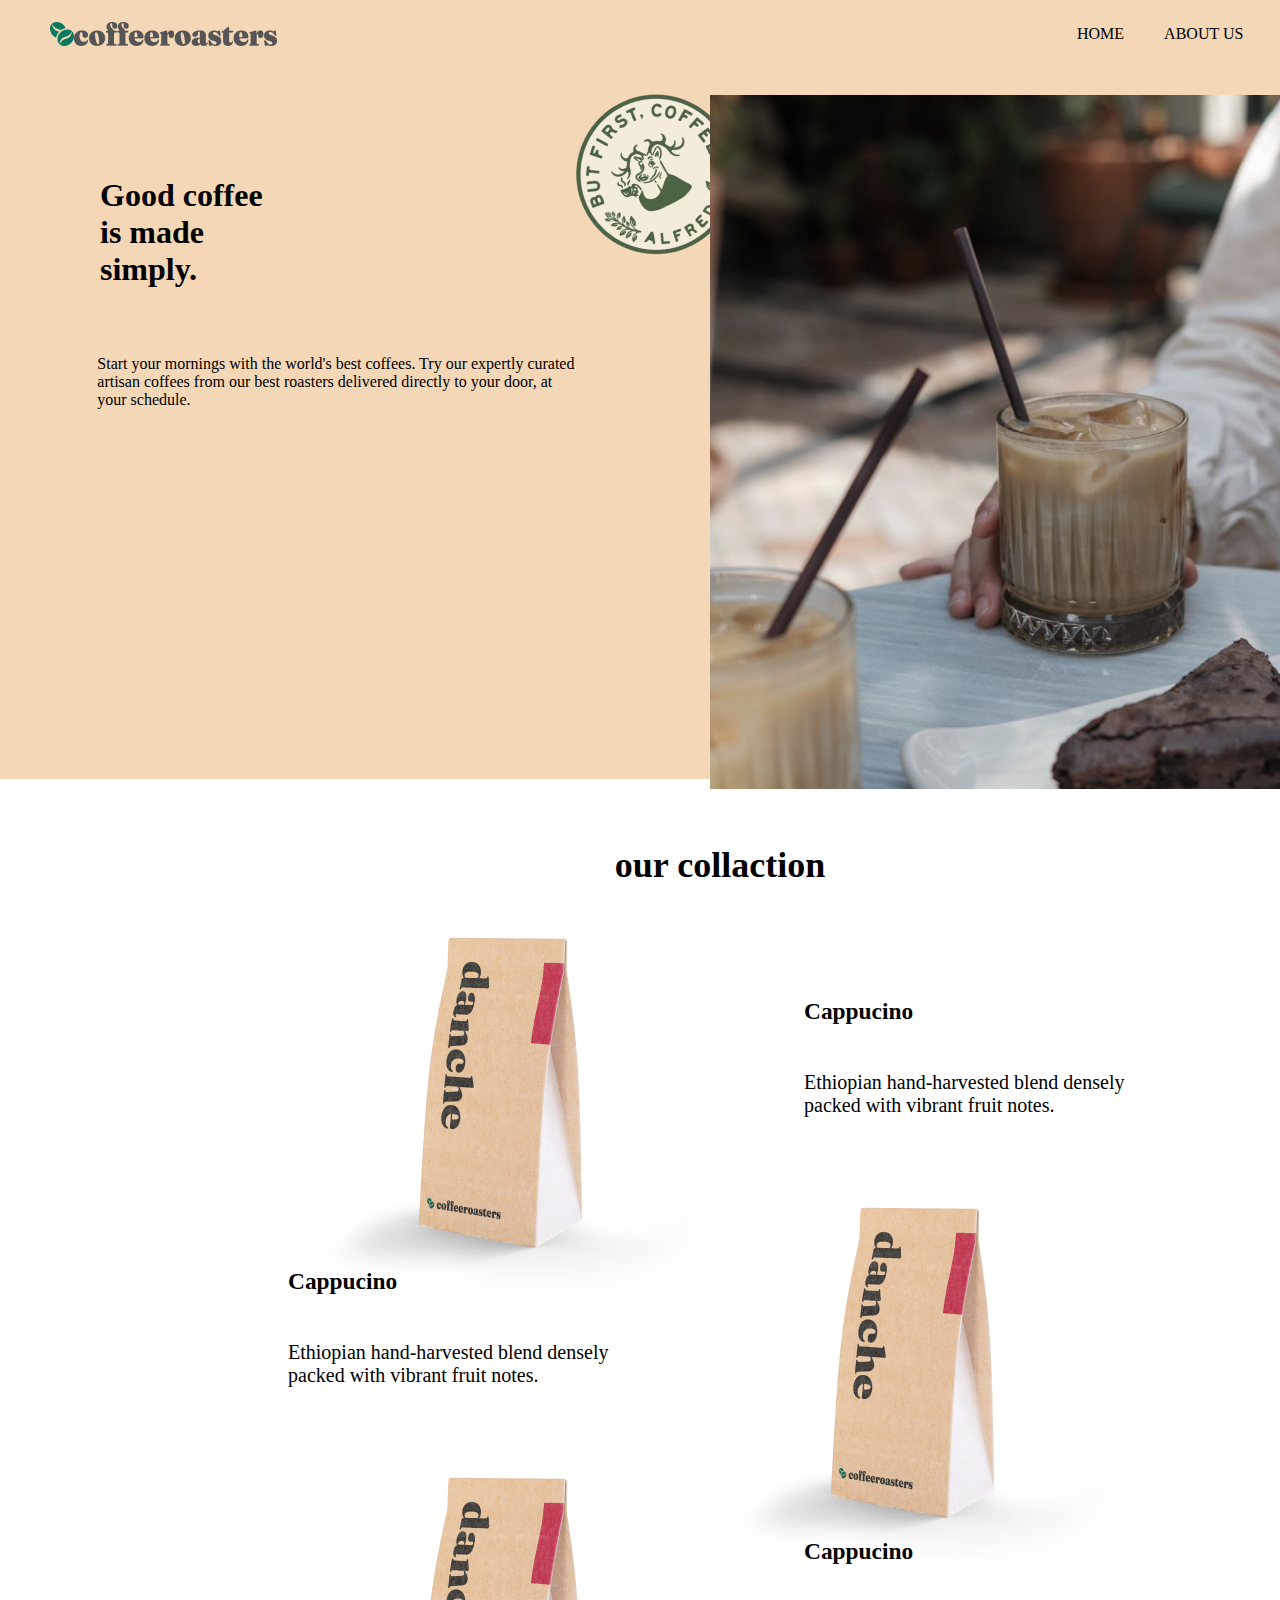
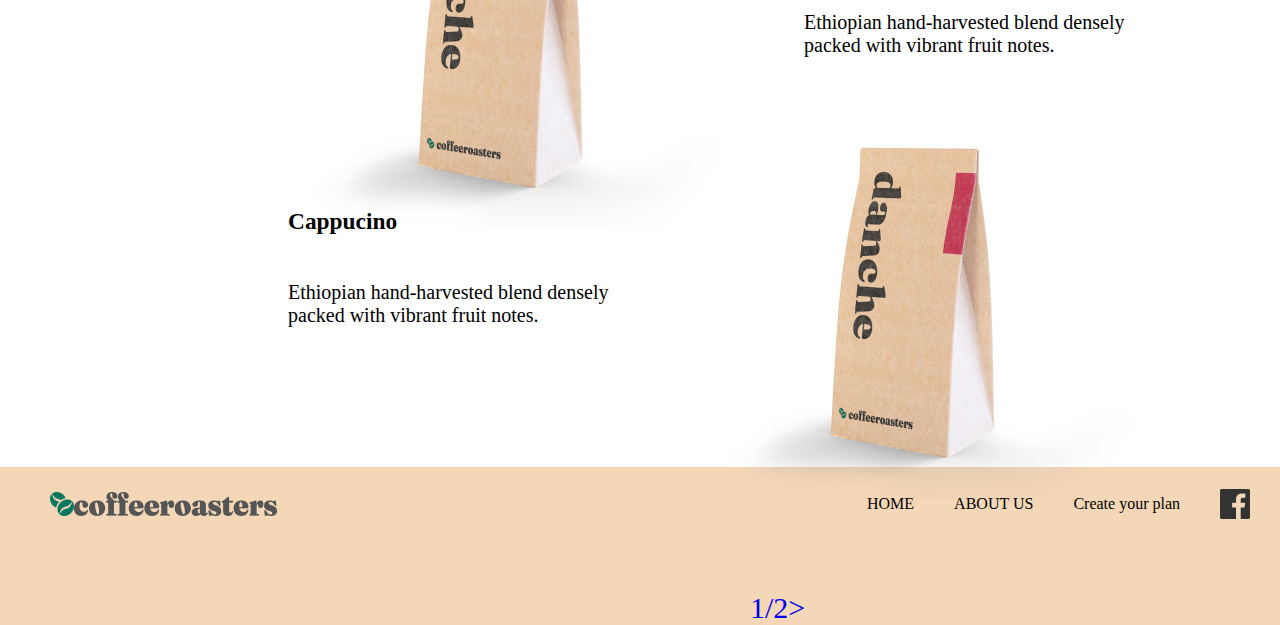
<file: index.html>
<!DOCTYPE html>
<html lang="en">

<head>
    <meta charset="UTF-8">
    <meta name="viewport" content="width=device-width, initial-scale=1.0">
    <title>Document</title>
    <link rel="stylesheet" href="style.css">
</head>

<body>
    <header class="header container">
        <nav class="nav">
            <img src="Group 3614.png" alt="">
            <ul>
                <li>HOME</li>
                <li>ABOUT US</li>
                <li>Create your plan</li>
            </ul>


        </nav>
        <div class="ind"> <img src="image 40.png" alt="" class="imd">
        </div>
        <div class="html">

            <h1>Good coffee is made simply.</h1>
            <p>Start your mornings with the world's best coffees. Try our expertly curated artisan coffees from our best roasters delivered directly to your door, at your schedule.</p>
            <img src="Rectangle 679.png" alt=""></div>
    </header>
    <section class="xizmatlar">
        <h2>our collaction</h2>
        <div class="element">
            <img src="kopi4.png" alt="" id="q">
            <div class="element_text">
                <h3>Cappucino</h3>
                <br><br>
                <p>Ethiopian hand-harvested blend densely packed with vibrant fruit notes.</p>
            </div>
        </div>
        <div class="element">
            <div class="element_text">
                <h3>Cappucino</h3>
                <br><br>
                <p>Ethiopian hand-harvested blend densely packed with vibrant fruit notes.</p>
            </div>
            <img src="kopi4.png" alt="" id="q">
        </div>
        <div class="element">
            <img src="kopi4.png" alt=" " id="q">
            <div class="element_text">
                <h3>Cappucino</h3>
                <br><br>
                <p>Ethiopian hand-harvested blend densely packed with vibrant fruit notes.</p>
            </div>
        </div>
        <div class="element ">
            <div class="element_text ">
                <h3>Cappucino</h3>
                <br><br>
                <p>Ethiopian hand-harvested blend densely packed with vibrant fruit notes.</p>
            </div>
            <img src="kopi4.png" alt=" " id="q">
        </div>
    </section>
    <footer class="footer container">
        <div class="div">
            <img src="Group 3614.png" alt="">
            <ul>
                <li>HOME</li>
                <li>ABOUT US</li>
                <li>Create your plan</li>
                <img src="Path.svg" alt="">
                <img src="Path.svg" alt="">
                <img src="Path.svg" alt="">

            </ul>
        </div>

        <div class="letter"> <a href="about.html">1/2></a></div>
    </footer>



</body>

</html>
</file>
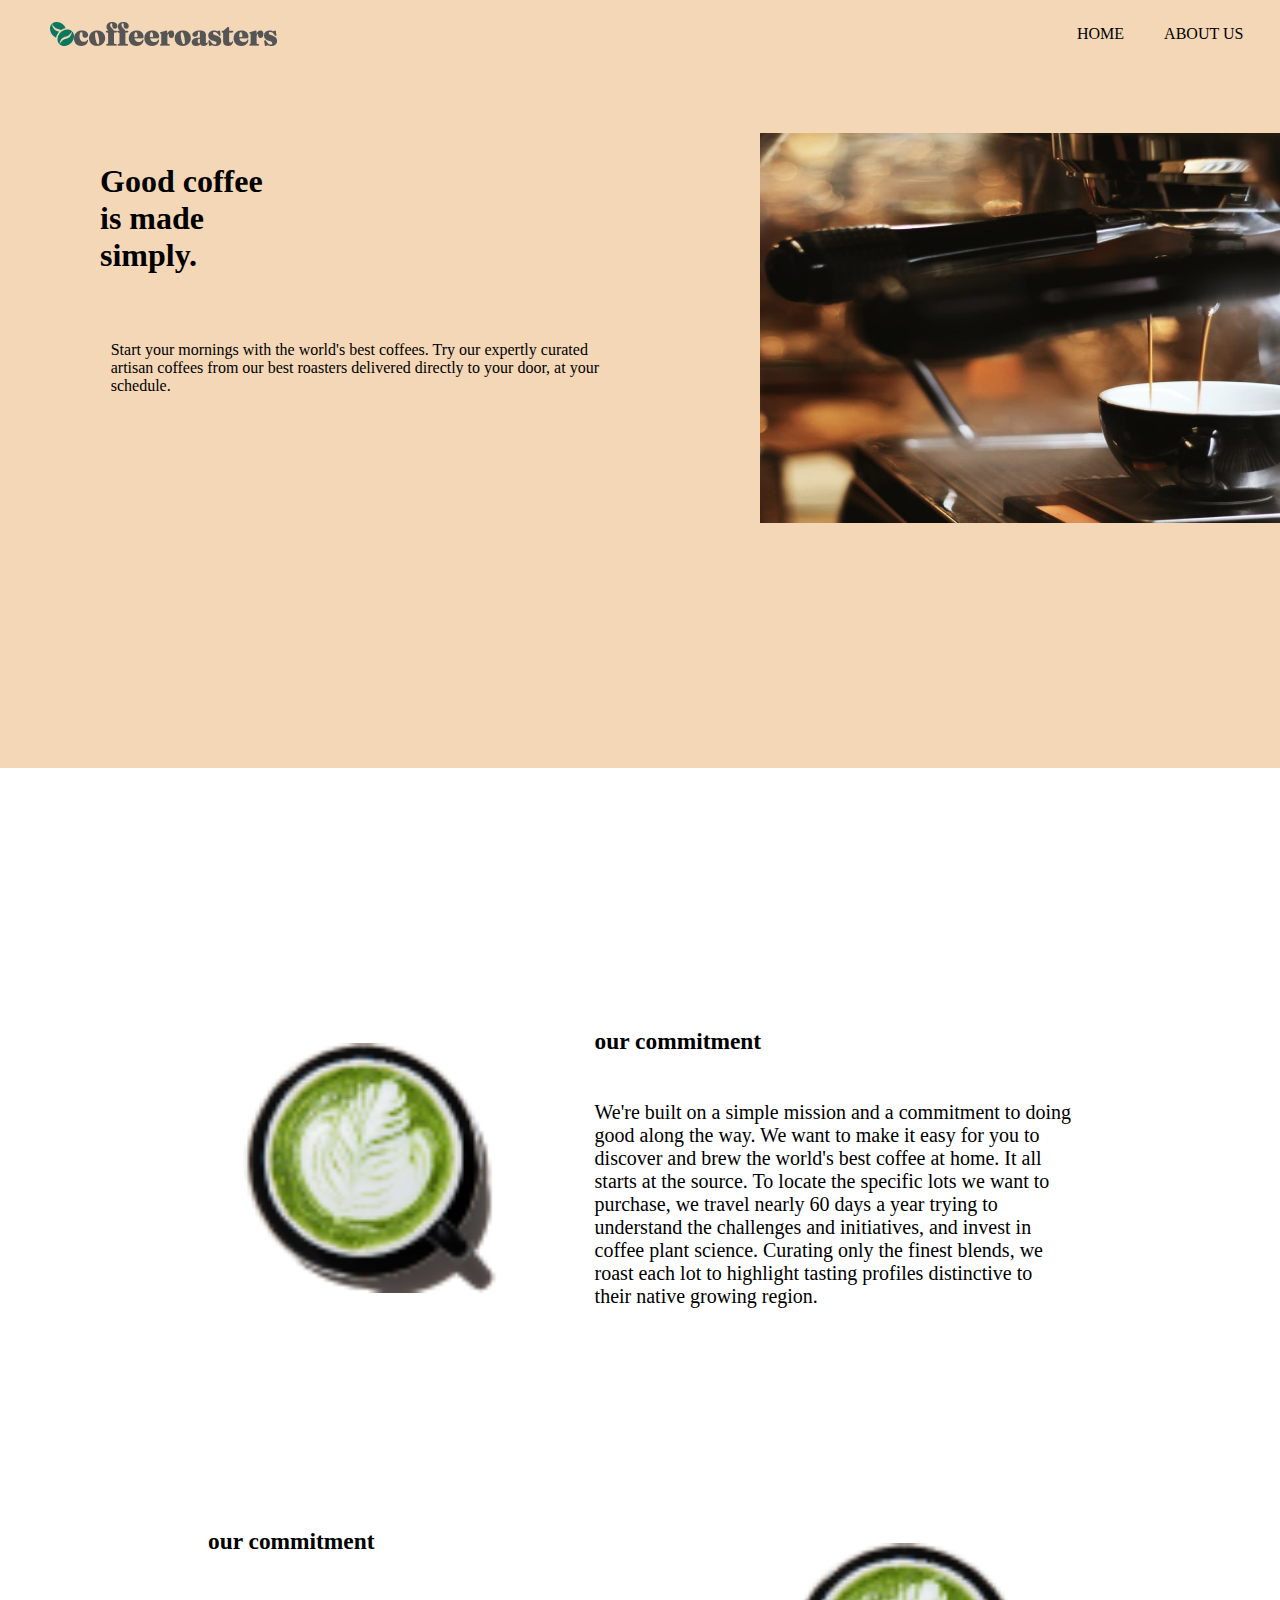
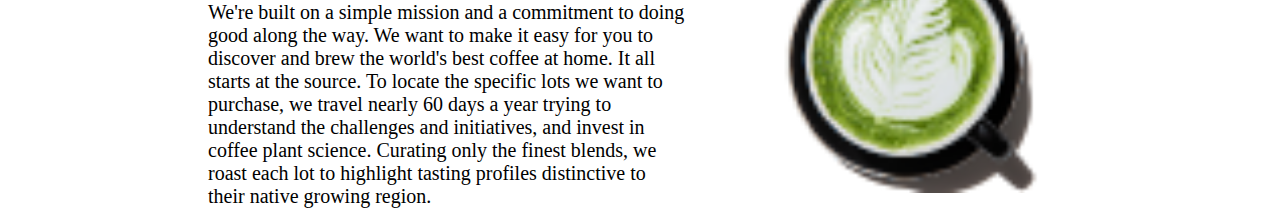
<file: about.html>
<!DOCTYPE html>
<html lang="en">

<head>
    <meta charset="UTF-8">
    <meta name="viewport" content="width=device-width, initial-scale=1.0">
    <title>Document</title>
    <link rel="stylesheet" href="style.css">
</head>

<body>
    <header class="header container">
        <nav class="nav">
            <img src="Group 3614.png" alt="">
            <ul>
                <li>HOME</li>
                <li>ABOUT US</li>
                <li>Create your plan</li>
            </ul>


        </nav>

        </div>
        <div class="js">

            <h1>Good coffee is made simply.</h1>
            <p>Start your mornings with the world's best coffees. Try our expertly curated artisan coffees from our best roasters delivered directly to your door, at your schedule.</p>
            <img src="Rectangle 679 (2).png" alt=""></div>
    </header>
    <section class="section">
        <div class="element2 ">
            <img src="download.png" alt=" " id="q">
            <div class="element_text ">
                <h3>our commitment</h3>
                <br><br>
                <p>We're built on a simple mission and a commitment to doing good along the way. We want to make it easy for you to discover and brew the world's best coffee at home. It all starts at the source. To locate the specific lots we want to purchase,
                    we travel nearly 60 days a year trying to understand the challenges and initiatives, and invest in coffee plant science. Curating only the finest blends, we roast each lot to highlight tasting profiles distinctive to their native growing
                    region.
                </p>
            </div>

        </div>
    </section>
    <section class="section">
        <div class="element2 ">

            <div class="element_text ">
                <h3>our commitment</h3>
                <br><br>
                <p>We're built on a simple mission and a commitment to doing good along the way. We want to make it easy for you to discover and brew the world's best coffee at home. It all starts at the source. To locate the specific lots we want to purchase,
                    we travel nearly 60 days a year trying to understand the challenges and initiatives, and invest in coffee plant science. Curating only the finest blends, we roast each lot to highlight tasting profiles distinctive to their native growing
                    region.
                </p>
            </div>
            <img src="download.png" alt=" " id="q">
        </div>
    </section>
</body>

</html>
</file>
<file: style.css>
* {
    margin: 0;
    padding: 0;
    box-sizing: border-box;
    text-decoration: none;
    list-style-type: none;
}

.header {
    background-color: #F3D7B7;
    width: 1440px;
    /* border: 1px solid #000; */
}

.container {
    padding: 0 50px;
    margin: 0 auto;
}

.nav {
    padding: 22px 0;
    justify-content: space-between;
    align-items: center;
    display: flex;
}

.nav ul {
    gap: 40px;
    align-items: center;
    display: flex;
}

.html {
    margin-top: -200px;
    align-items: center;
    display: flex;
}

.html h1 {
    margin-top: -400px;
    margin-left: 50px;
    margin-right: -250px;
}

.html p {
    margin-top: -100px;
    margin-left: 70px;
    margin-right: 100px;
}

.html img {
    position: relative;
    left: 30px;
    bottom: -10px;
}

.ind {
    margin-top: 0px;
    margin-left: 500px;
}

.xizmatlar {
    width: 1440px;
    /* border: 2px solid red; */
    margin: 0 auto;
}

.xizmatlar h2 {
    font-size: 36px;
    font-weight: 700;
    line-height: 43.2px;
    text-align: center;
    margin-top: 65px;
    margin-bottom: 31px;
}

.element {
    font-size: 20px;
    width: 864px;
    height: 200px;
    /* border: 2px solid blue; */
    display: flex;
    align-items: center;
    gap: 64px;
    margin: 70px auto;
}

.element img {
    margin-top: 100px;
    box-shadow: 100 100 100 100 #000;
}

.footer {
    margin-top: 100px;
    background-color: #F3D7B7;
    width: 1440px;
}

.div {
    padding: 22px 0;
    justify-content: space-between;
    align-items: center;
    display: flex;
}

.div ul {
    gap: 40px;
    align-items: center;
    display: flex;
}

.footer h3 {
    display: flex;
}

.footer a {
    display: flex;
}

.letter {
    font-size: 30px;
    margin-left: 700px;
    margin-right: 700px;
    margin-top: 50px;
    background-color: blue;
}

.js img {
    position: relative;
    left: 30px;
    bottom: -10px;
}

.js {
    height: 900px;
    margin-top: -200px;
    align-items: center;
    display: flex;
}

.js h1 {
    margin-top: -200px;
    margin-left: 50px;
    margin-right: -250px;
}

.js p {
    margin-top: 100px;
    margin-left: 70px;
    margin-right: 100px;
}

.element2 {
    font-size: 20px;
    width: 864px;
    height: 200px;
    display: flex;
    align-items: center;
    gap: 64px;
    margin-top: 300px;
    margin-left: auto;
    margin-right: auto;
}

.element2 img {
    width: 500px;
    height: 250px;
}

.navab {
    display: flex;
}

.navab p {
    display: flex;
}

.navab img {
    display: flex;
}

.navab h2 {
    display: flex;
}

.sectionabout {
    width: 1440px;
    /* border: 2px solid red; */
    margin: 0 auto;
}
</file>
